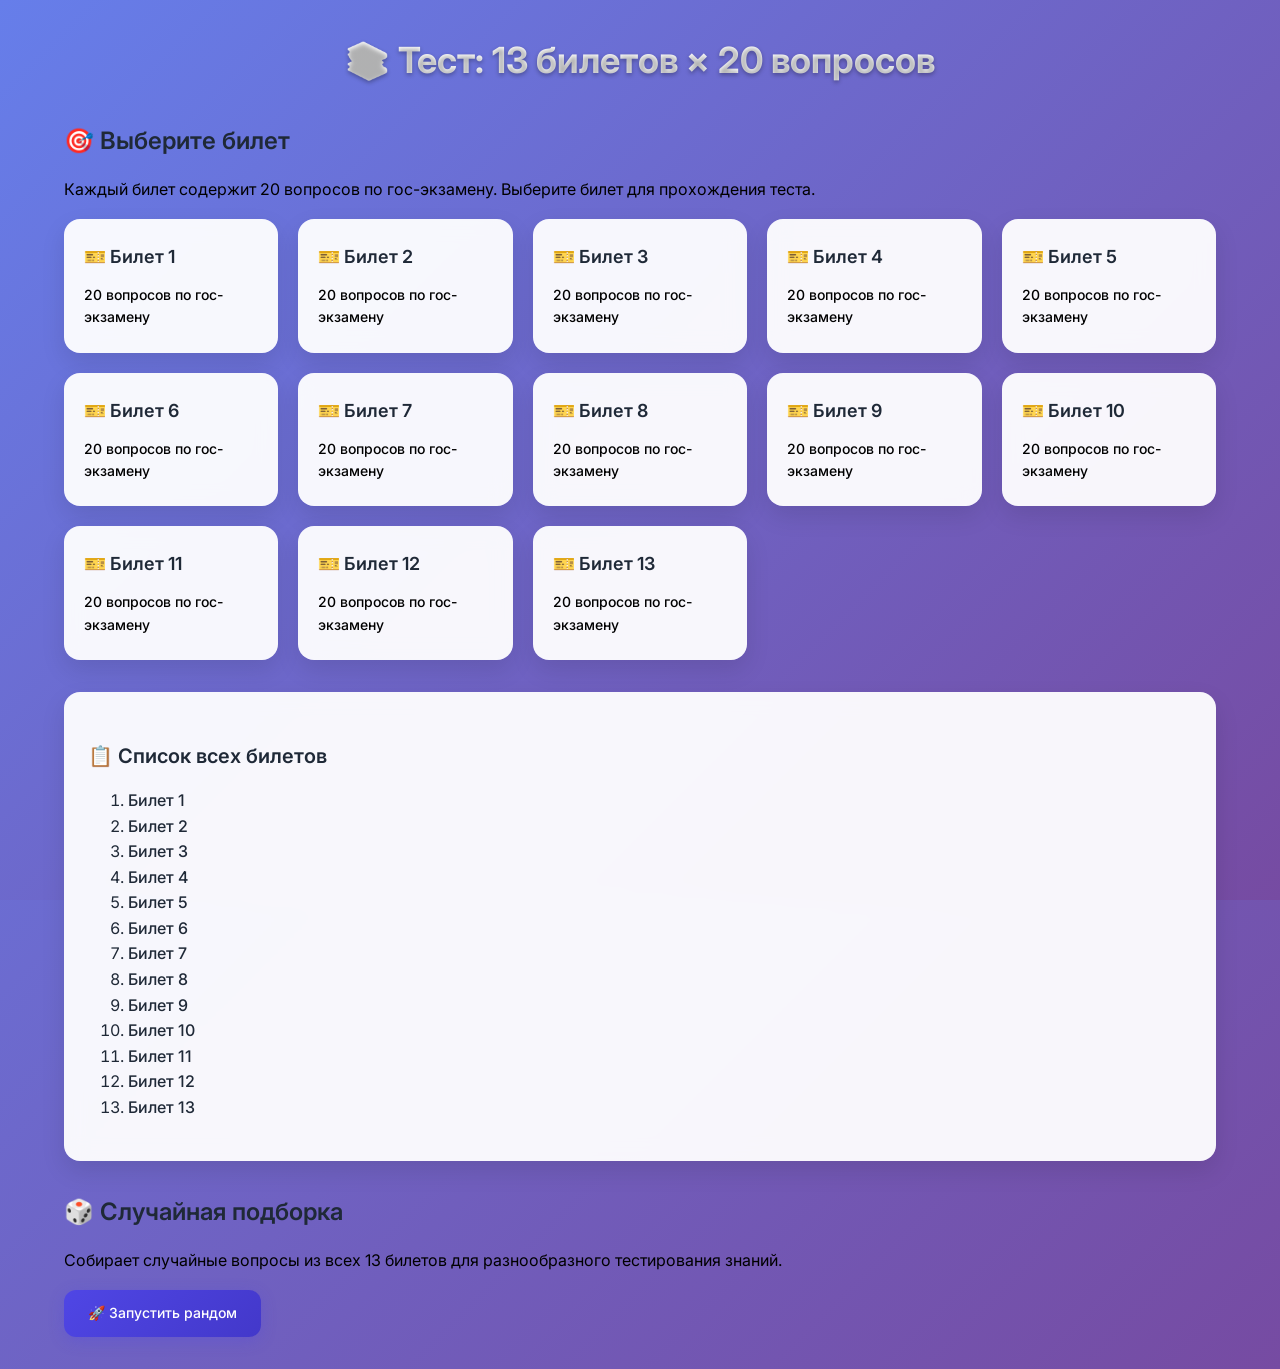
<file: index.html>
<!DOCTYPE html>
<html lang="ru">
<head>
  <meta charset="UTF-8" />
  <meta name="viewport" content="width=device-width, initial-scale=1.0" />
  <title>Ulkiora</title>
  <link rel="stylesheet" href="styles.css" />
  <link rel="preconnect" href="https://fonts.googleapis.com">
  <link rel="preconnect" href="https://fonts.gstatic.com" crossorigin>
  <link href="https://fonts.googleapis.com/css2?family=Inter:wght@400;500;600;700&display=swap" rel="stylesheet">
</head>
<body>
  <main class="container">
    <h1>📚 Тест: 13 билетов × 20 вопросов</h1>

    <section>
      <h2>🎯 Выберите билет</h2>
      <p>Каждый билет содержит 20 вопросов по гос-экзамену. Выберите билет для прохождения теста.</p>
      <div id="tickets" class="tickets-grid" aria-live="polite"></div>
      <div class="list">
        <h3>📋 Список всех билетов</h3>
        <ol id="tickets-list"></ol>
      </div>
    </section>

    <section>
      <h2>🎲 Случайная подборка</h2>
      <p>Собирает случайные вопросы из всех 13 билетов для разнообразного тестирования знаний.</p>
      <a class="btn" href="random.html">🚀 Запустить рандом</a>
    </section>
  </main>

  <script src="nav.js"></script>
</body>
</html>
</file>
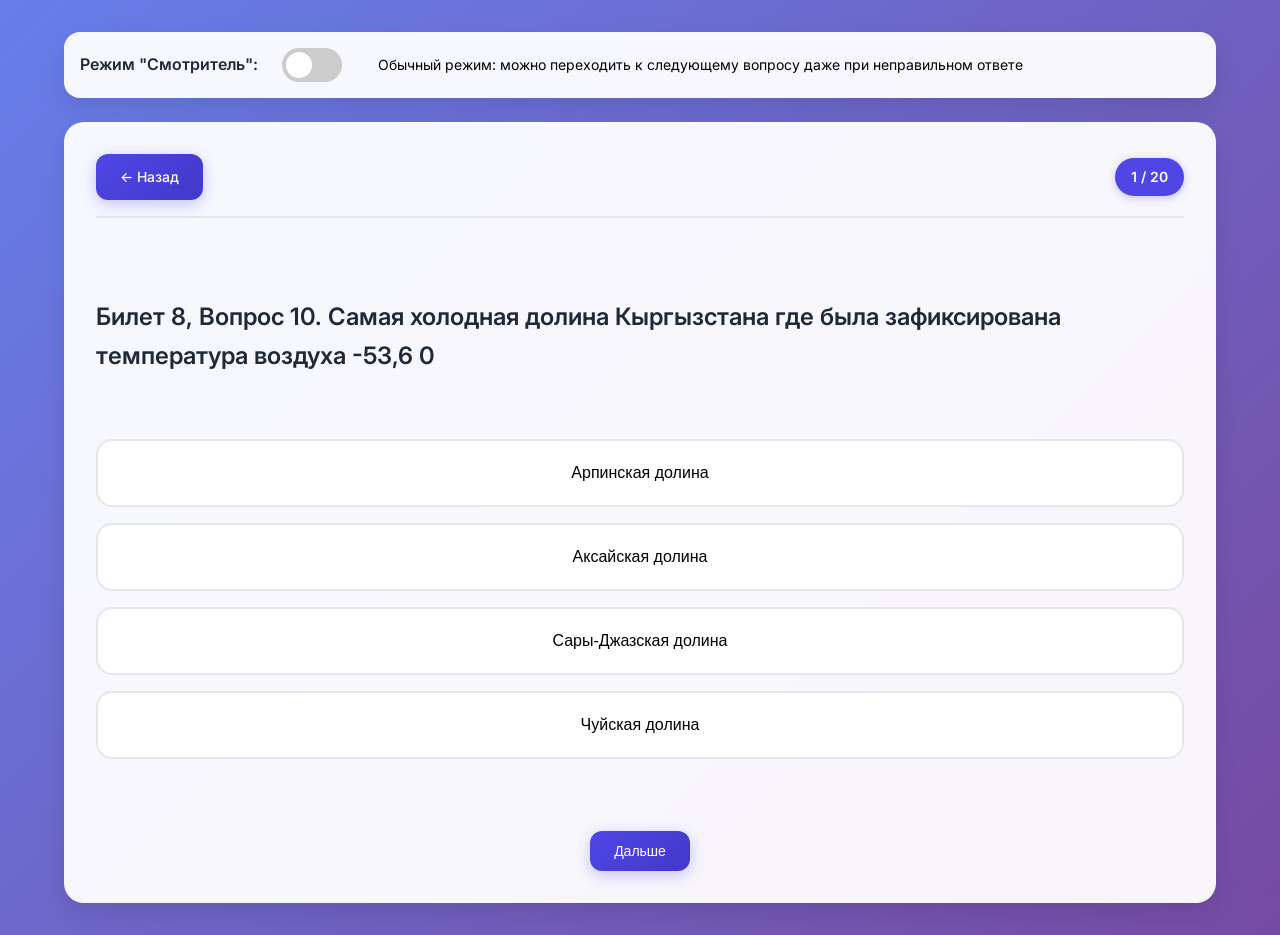
<file: random.html>
<!DOCTYPE html>
<html lang="ru">
<head>
  <meta charset="UTF-8" />
  <meta name="viewport" content="width=device-width, initial-scale=1.0" />
  <title>Случайные вопросы — Тест</title>
  <link rel="stylesheet" href="styles.css" />
  <link rel="preconnect" href="https://fonts.googleapis.com">
  <link rel="preconnect" href="https://fonts.gstatic.com" crossorigin>
  <link href="https://fonts.googleapis.com/css2?family=Inter:wght@400;500;600;700&display=swap" rel="stylesheet">
</head>
<body>
  <main class="container">
    <div class="mode-selector">
      <label for="watchdog-mode">Режим "Смотритель":</label>
      <label class="toggle-switch">
        <input type="checkbox" id="watchdog-mode">
        <span class="toggle-slider"></span>
      </label>
      <span class="mode-description" id="mode-description">
        Обычный режим: можно переходить к следующему вопросу даже при неправильном ответе
      </span>
    </div>
    <div class="quiz" id="quiz">
      <div class="question-header">
        <a href="index.html" class="btn" aria-label="Назад">← Назад</a>
        <div class="progress" id="progress">1 / 20</div>
      </div>
      <h2 id="question"></h2>
      <div id="badge" class="badge hidden"></div>
      <div id="options" class="options"></div>
      <div id="reveal" class="answer-reveal hidden"></div>
      <div class="controls">
        <button id="next" class="btn" type="button">Дальше</button>
      </div>
    </div>
  </main>

  <script>
    (function() {
      const params = new URLSearchParams(location.search);
      if (params.get('mode') !== 'random') {
        params.set('mode', 'random');
        const base = location.pathname.replace(/random\.html$/, 'random.html');
        history.replaceState({}, '', `${base}?${params.toString()}`);
      }
    })();
  </script>
  <script src="data.global.js"></script>
  <script src="tickets/ticket01.js"></script>
  <script src="tickets/ticket02.js"></script>
  <script src="tickets/ticket03.js"></script>
  <script src="tickets/ticket04.js"></script>
  <script src="tickets/ticket05.js"></script>
  <script src="tickets/ticket06.js"></script>
  <script src="tickets/ticket07.js"></script>
  <script src="tickets/ticket08.js"></script>
  <script src="tickets/ticket09.js"></script>
  <script src="tickets/ticket10.js"></script>
  <script src="tickets/ticket11.js"></script>
  <script src="tickets/ticket12.js"></script>
  <script src="tickets/ticket13.js"></script>
  <!-- <script src="tickets/ticket14.js"></script>
  <script src="tickets/ticket15.js"></script> -->
  <script src="quiz.nomodule.js"></script>
</body>
</html>
</file>
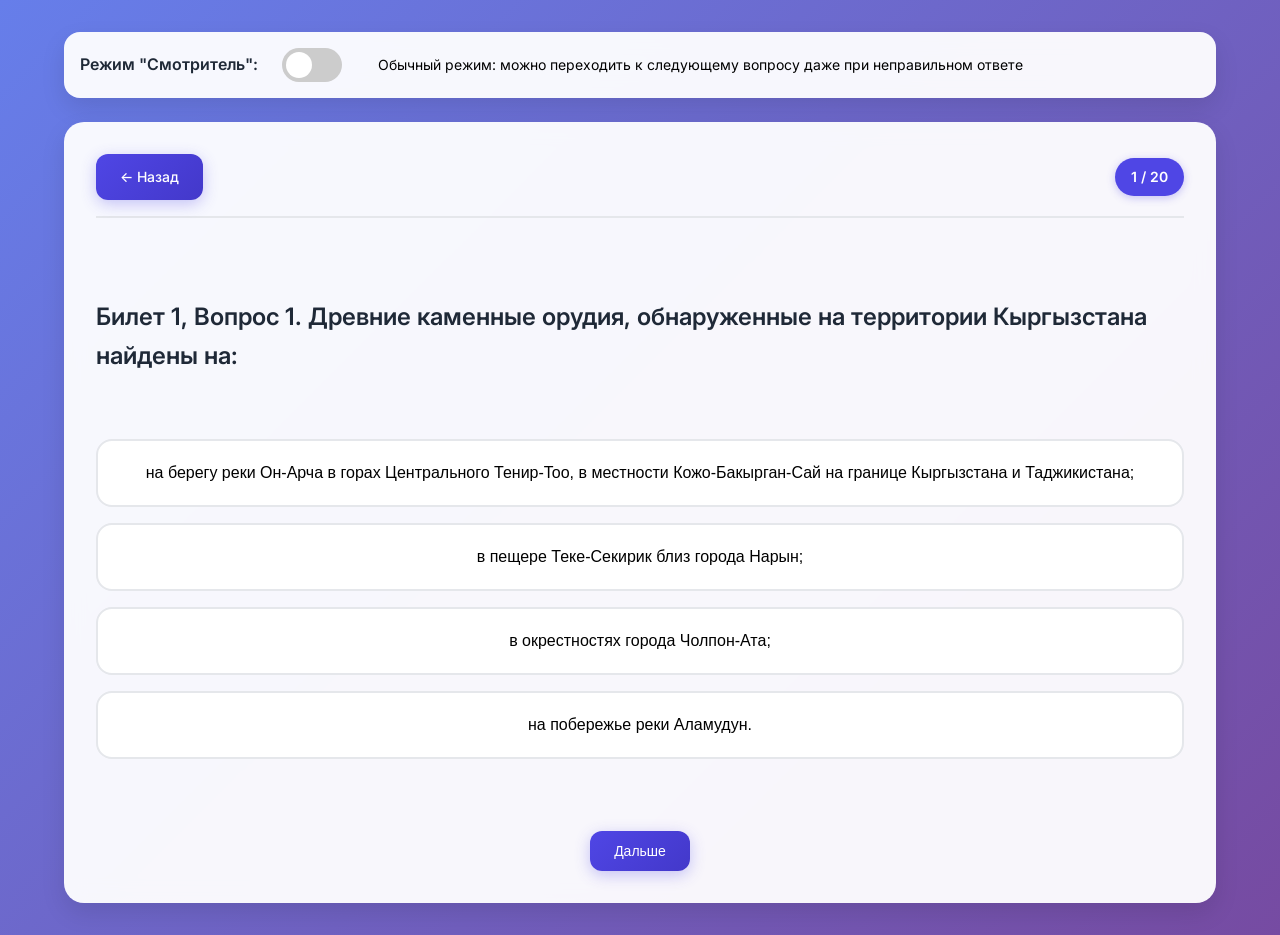
<file: ticket.html>
<!DOCTYPE html>
<html lang="ru">
<head>
  <meta charset="UTF-8" />
  <meta name="viewport" content="width=device-width, initial-scale=1.0" />
  <title>Билет — Тест</title>
  <link rel="stylesheet" href="styles.css" />
  <link rel="preconnect" href="https://fonts.googleapis.com">
  <link rel="preconnect" href="https://fonts.gstatic.com" crossorigin>
  <link href="https://fonts.googleapis.com/css2?family=Inter:wght@400;500;600;700&display=swap" rel="stylesheet">
</head>
<body>
  <main class="container">
    <div class="mode-selector">
      <label for="watchdog-mode">Режим "Смотритель":</label>
      <label class="toggle-switch">
        <input type="checkbox" id="watchdog-mode">
        <span class="toggle-slider"></span>
      </label>
      <span class="mode-description" id="mode-description">
        Обычный режим: можно переходить к следующему вопросу даже при неправильном ответе
      </span>
    </div>
    <div class="quiz" id="quiz">
      <div class="question-header">
        <a href="index.html" class="btn" aria-label="Назад">← Назад</a>
        <div class="progress" id="progress">1 / 20</div>
      </div>
      <h2 id="question"></h2>
      <div id="badge" class="badge hidden"></div>
      <div id="options" class="options"></div>
      <div id="reveal" class="answer-reveal hidden"></div>
      <div class="controls">
        <button id="next" class="btn" type="button">Дальше</button>
      </div>
    </div>
  </main>

  <script src="data.global.js"></script>

  <script src="tickets/ticket01.js"></script>
  <script src="tickets/ticket02.js"></script>
  <script src="tickets/ticket03.js"></script>
  <script src="tickets/ticket04.js"></script>
  <script src="tickets/ticket05.js"></script>
  <script src="tickets/ticket06.js"></script>
  <script src="tickets/ticket07.js"></script>
  <script src="tickets/ticket08.js"></script>
  <script src="tickets/ticket09.js"></script>
  <script src="tickets/ticket10.js"></script>
  <script src="tickets/ticket11.js"></script>
  <script src="tickets/ticket12.js"></script>
  <script src="tickets/ticket13.js"></script>
  <!-- <script src="tickets/ticket14.js"></script>
  <script src="tickets/ticket15.js"></script> -->
  <script src="quiz.nomodule.js"></script>
</body>
</html>
</file>
<file: styles.css>
:root { 
  color-scheme: light; 
  --primary-color: #4f46e5;
  --primary-hover: #4338ca;
  --success-color: #14a44d;
  --error-color: #dc4c64;
  --warning-color: #f59e0b;
  --background: linear-gradient(135deg, #667eea 0%, #764ba2 100%);
  --card-bg: rgba(255, 255, 255, 0.95);
  --text-primary: #1f2937;
  --text-secondary: #000000;
  --border-color: #e5e7eb;
  --shadow: 0 10px 25px rgba(0, 0, 0, 0.1);
  --shadow-hover: 0 20px 40px rgba(0, 0, 0, 0.15);
}

* { 
  box-sizing: border-box; 
}

html, body { 
  margin: 0; 
  padding: 0; 
  font-family: 'Inter', -apple-system, BlinkMacSystemFont, 'Segoe UI', Roboto, sans-serif; 
  background: var(--background);
  color: var(--text-primary);
  min-height: 100vh;
  line-height: 1.6;
}

body {
  background-attachment: fixed;
}

.container { 
  max-width: 1200px; 
  margin: 0 auto; 
  padding: 32px 24px;
  position: relative;
  z-index: 1;
}

h1 { 
  margin: 0 0 24px; 
  font-size: 36px; 
  font-weight: 700;
  text-align: center;
  color: white;
  text-shadow: 0 2px 4px rgba(0, 0, 0, 0.3);
  background: linear-gradient(135deg, #ffffff 0%, #f8fafc 100%);
  -webkit-background-clip: text;
  -webkit-text-fill-color: transparent;
  background-clip: text;
}

h2 { 
  margin: 32px 0 16px; 
  font-size: 24px; 
  font-weight: 600;
  color: var(--text-primary);
}

h3 {
  margin: 24px 0 12px;
  font-size: 20px;
  font-weight: 600;
  color: var(--text-primary);
}

p { 
  line-height: 1.7; 
  color: var(--text-secondary);
  margin-bottom: 16px;
}

.tickets-grid {
  display: grid;
  grid-template-columns: repeat(auto-fill, minmax(200px, 1fr));
  gap: 20px;
  margin-bottom: 32px;
}

.card {
  display: block;
  padding: 24px 20px;
  border: none;
  border-radius: 16px;
  text-decoration: none;
  color: inherit;
  background: var(--card-bg);
  backdrop-filter: blur(10px);
  box-shadow: var(--shadow);
  transition: all 0.3s cubic-bezier(0.4, 0, 0.2, 1);
  position: relative;
  overflow: hidden;
}

.card::before {
  content: '';
  position: absolute;
  top: 0;
  left: 0;
  right: 0;
  height: 4px;
  background: linear-gradient(90deg, var(--primary-color), var(--success-color));
  opacity: 0;
  transition: opacity 0.3s ease;
}

.card:hover { 
  transform: translateY(-8px);
  box-shadow: var(--shadow-hover);
  outline: none;
}

.card:hover::before {
  opacity: 1;
}

.card strong {
  font-size: 18px;
  font-weight: 600;
  display: block;
  margin-bottom: 8px;
  color: var(--text-primary);
}

.btn { 
  display: inline-flex;
  align-items: center;
  justify-content: center;
  padding: 12px 24px; 
  border-radius: 12px; 
  background: linear-gradient(135deg, var(--primary-color), var(--primary-hover));
  color: white; 
  text-decoration: none;
  font-weight: 500;
  font-size: 14px;
  border: none;
  cursor: pointer;
  transition: all 0.3s cubic-bezier(0.4, 0, 0.2, 1);
  box-shadow: 0 4px 15px rgba(79, 70, 229, 0.3);
  position: relative;
  overflow: hidden;
}

.btn::before {
  content: '';
  position: absolute;
  top: 0;
  left: -100%;
  width: 100%;
  height: 100%;
  background: linear-gradient(90deg, transparent, rgba(255, 255, 255, 0.2), transparent);
  transition: left 0.5s;
}

.btn:hover::before {
  left: 100%;
}

.btn:hover { 
  transform: translateY(-2px);
  box-shadow: 0 8px 25px rgba(79, 70, 229, 0.4);
  outline: none;
}

.quiz {
  display: grid;
  gap: 24px;
  background: var(--card-bg);
  backdrop-filter: blur(10px);
  border-radius: 20px;
  padding: 32px;
  box-shadow: var(--shadow);
}

.question-header {
  display: flex; 
  align-items: center; 
  justify-content: space-between;
  margin-bottom: 24px;
  padding-bottom: 16px;
  border-bottom: 2px solid var(--border-color);
}

.progress { 
  font-size: 14px; 
  font-weight: 600;
  color: var(--text-secondary);
  background: var(--primary-color);
  color: white;
  padding: 8px 16px;
  border-radius: 20px;
  box-shadow: 0 2px 8px rgba(79, 70, 229, 0.3);
}

.options { 
  display: grid; 
  gap: 16px; 
  margin: 24px 0;
}

.option {
  padding: 20px 24px; 
  border-radius: 16px; 
  border: 2px solid var(--border-color);
  cursor: pointer; 
  background: white;
  font-size: 16px;
  line-height: 1.5;
  transition: all 0.3s cubic-bezier(0.4, 0, 0.2, 1);
  position: relative;
  overflow: hidden;
}

.option::before {
  content: '';
  position: absolute;
  top: 0;
  left: -100%;
  width: 100%;
  height: 100%;
  background: linear-gradient(90deg, transparent, rgba(79, 70, 229, 0.05), transparent);
  transition: left 0.5s;
}

.option:hover { 
  border-color: var(--primary-color); 
  transform: translateY(-2px);
  box-shadow: 0 8px 20px rgba(79, 70, 229, 0.15);
}

.option:hover::before {
  left: 100%;
}

.option.correct { 
  border-color: var(--success-color); 
  background: linear-gradient(135deg, #d1fae5, #a7f3d0);
  color: #065f46;
  font-weight: 600;
}

.option.incorrect { 
  border-color: var(--error-color); 
  background: linear-gradient(135deg, #fee2e2, #fecaca);
  color: #7f1d1d;
  font-weight: 600;
}

.answer-reveal { 
  padding: 20px 24px; 
  border-left: 6px solid var(--success-color); 
  background: linear-gradient(135deg, #ecfdf5, #d1fae5); 
  border-radius: 16px;
  margin-top: 16px;
  font-weight: 500;
  color: #065f46;
  box-shadow: 0 4px 12px rgba(20, 164, 77, 0.1);
}

.controls { 
  display: flex; 
  gap: 16px; 
  margin-top: 24px;
  justify-content: center;
}

.hidden { display: none !important; }

.badge { 
  display: inline-flex; 
  align-items: center; 
  gap: 8px; 
  padding: 12px 20px; 
  border-radius: 25px; 
  font-size: 14px; 
  font-weight: 600;
  margin: 16px 0;
  box-shadow: 0 4px 12px rgba(0, 0, 0, 0.1);
}

.badge.green { 
  background: linear-gradient(135deg, #d1fae5, #a7f3d0); 
  color: #065f46; 
  border: 2px solid var(--success-color);
}

.badge.red { 
  background: linear-gradient(135deg, #fee2e2, #fecaca); 
  color: #7f1d1d; 
  border: 2px solid var(--error-color);
}

.footer { 
  margin-top: 12px; 
  font-size: 14px; 
  color: var(--text-secondary);
  font-weight: 500;
}

.list { 
  background: var(--card-bg); 
  border: none; 
  border-radius: 16px; 
  padding: 24px; 
  box-shadow: var(--shadow);
  backdrop-filter: blur(10px);
}

.list a { 
  color: var(--text-primary); 
  text-decoration: none;
  font-weight: 500;
  transition: color 0.3s ease;
}

.list a:hover { 
  color: var(--primary-color); 
}

/* Стили для переключателя режимов */
.mode-selector {
  display: flex;
  align-items: center;
  gap: 16px;
  margin-bottom: 24px;
  padding: 16px;
  background: var(--card-bg);
  border-radius: 16px;
  box-shadow: var(--shadow);
  backdrop-filter: blur(10px);
}

.mode-selector label {
  font-weight: 600;
  color: var(--text-primary);
  margin-right: 8px;
}

.toggle-switch {
  position: relative;
  display: inline-block;
  width: 60px;
  height: 34px;
}

.toggle-switch input {
  opacity: 0;
  width: 0;
  height: 0;
}

.toggle-slider {
  position: absolute;
  cursor: pointer;
  top: 0;
  left: 0;
  right: 0;
  bottom: 0;
  background-color: #ccc;
  transition: .4s;
  border-radius: 34px;
}

.toggle-slider:before {
  position: absolute;
  content: "";
  height: 26px;
  width: 26px;
  left: 4px;
  bottom: 4px;
  background-color: white;
  transition: .4s;
  border-radius: 50%;
}

input:checked + .toggle-slider {
  background-color: var(--primary-color);
}

input:checked + .toggle-slider:before {
  transform: translateX(26px);
}

.mode-description {
  font-size: 14px;
  color: var(--text-secondary);
  margin-left: 12px;
}

/* Адаптивность */
@media (max-width: 768px) {
  .container {
    padding: 20px 16px;
  }
  
  h1 {
    font-size: 28px;
  }
  
  .tickets-grid {
    grid-template-columns: repeat(auto-fill, minmax(150px, 1fr));
    gap: 16px;
  }
  
  .quiz {
    padding: 24px 20px;
  }
  
  .question-header {
    flex-direction: column;
    gap: 16px;
    align-items: stretch;
  }
  
  .mode-selector {
    flex-direction: column;
    align-items: stretch;
    gap: 12px;
  }
}
</file>
